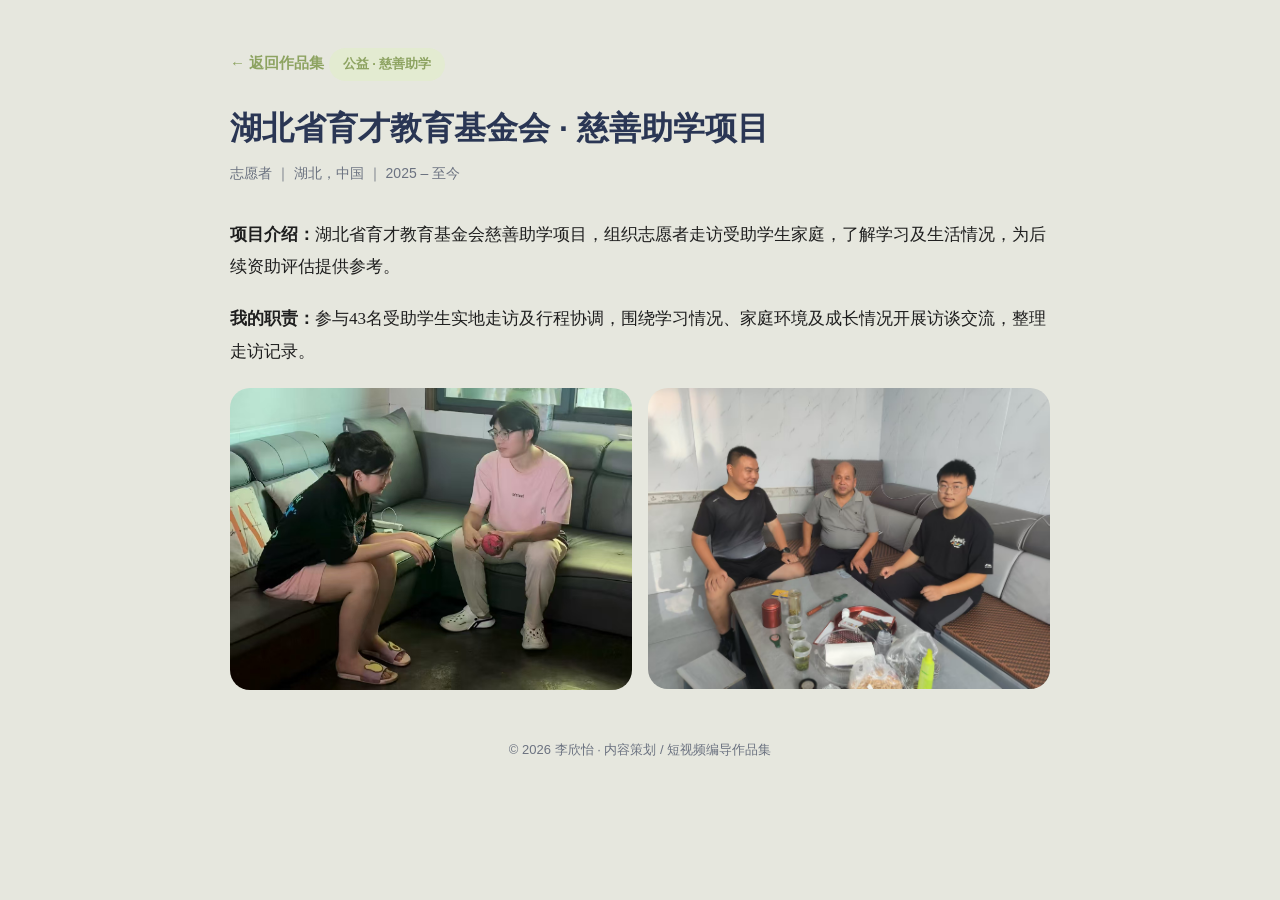
<file: charity-detail.html>
<!DOCTYPE html>
<html lang="zh-CN">
<head>
  <meta charset="UTF-8" />
  <meta name="viewport" content="width=device-width, initial-scale=1.0" />
  <title>慈善助学项目 · 湖北省育才教育基金会</title>
  <style>
    :root {
      --sage: #A9BF7D;
      --sage-dark: #8DA361;
      --sage-soft: #E3EBD1;
      --ink: #2A3654;
      --bg: #E6E7DE;
      --surface: #FFFFFF;
      --muted: #6B7280;
      --radius: 20px;
      --maxw: 820px;
    }
    * { box-sizing: border-box; margin: 0; padding: 0; }
    body {
      font-family: 'Noto Sans SC', -apple-system, BlinkMacSystemFont, 'PingFang SC', 'Microsoft YaHei', sans-serif;
      background: var(--bg); color: var(--ink); line-height: 1.9; padding: 48px 20px 80px;
    }
    .wrap { max-width: var(--maxw); margin: 0 auto; }
    .back {
      display: inline-flex; align-items: center; gap: 6px; color: var(--sage-dark);
      text-decoration: none; font-weight: 600; margin-bottom: 28px; font-size: 15px;
    }
    .back:hover { color: var(--ink); }
    .tag {
      display: inline-block; background: var(--sage-soft); color: var(--sage-dark);
      padding: 4px 14px; border-radius: 999px; font-size: 13px; font-weight: 700; margin-bottom: 16px;
    }
    h1 { font-family: 'Outfit', 'Montserrat', 'Noto Sans SC', sans-serif; font-size: 32px; line-height: 1.4; margin-bottom: 10px; }
    .meta { color: var(--muted); font-size: 14px; margin-bottom: 32px; }
    .cover {
      width: 100%; aspect-ratio: 16 / 9; border-radius: var(--radius); overflow: hidden;
      background: linear-gradient(135deg, var(--sage), var(--sage-dark)); margin-bottom: 36px;
      display: flex; align-items: center; justify-content: center; color: #fff; font-size: 15px;
    }
    .cover img { width: 100%; height: 100%; object-fit: cover; }
    p { font-size: 17px; color: #3a4050; margin-bottom: 20px; }
    h2 { font-size: 20px; margin: 36px 0 14px; color: var(--ink); }
    ul { padding-left: 22px; margin-bottom: 20px; }
    li { font-size: 16px; color: #3a4050; margin-bottom: 8px; }
    .charity-text { font-size: 17px; color: #3a4050; margin-bottom: 20px; line-height: 1.9; }
    .charity-gallery { display: grid; grid-template-columns: repeat(auto-fit, minmax(260px, 1fr)); gap: 16px; margin-bottom: 20px; }
    .charity-img { width: 100%; border-radius: var(--radius); object-fit: cover; display: block; }
    .charity-doc { display: inline-flex; align-items: center; gap: 6px; padding: 10px 16px; background: var(--sage-soft); color: var(--sage-dark); border-radius: 999px; text-decoration: none; font-weight: 600; margin-bottom: 20px; }
    .charity-hint { color: var(--muted); font-size: 15px; margin-top: 12px; }
    .footer { margin-top: 48px; text-align: center; color: var(--muted); font-size: 13px; }
  </style>
</head>
<body>
  <div class="wrap">
    <a class="back" href="index.html#experience">← 返回作品集</a>
    <span class="tag">公益 · 慈善助学</span>
    <h1>湖北省育才教育基金会 · 慈善助学项目</h1>
    <div class="meta">志愿者 ｜ 湖北，中国 ｜ 2025 – 至今</div>

    <div id="charity-content"><p style="color:var(--muted)">加载中…</p></div>

    <script>
      (function () {
        const box = document.getElementById("charity-content");
        function render(blocks) {
          if (!Array.isArray(blocks) || !blocks.length) {
            box.innerHTML = "<p class=\"charity-text\">暂无内容。</p>";
            return;
          }
          box.innerHTML = "";
          let gallery = null;
          blocks.forEach(function (b) {
            if (b.type === "text" || b.type === "heading") {
              if (gallery) { box.appendChild(gallery); gallery = null; }
              const el = document.createElement(b.type === "heading" ? "h2" : "p");
              el.className = b.type === "heading" ? "" : "charity-text";
              el.innerHTML = (b.type === "text" ? (b.html || b.content || b.text || "") : (b.text || b.content || ""));
              box.appendChild(el);
            } else if (b.type === "image") {
              if (!gallery) {
                gallery = document.createElement("div");
                gallery.className = "charity-gallery";
              }
              const img = document.createElement("img");
              img.className = "charity-img";
              img.src = b.src || "";
              img.alt = b.alt || "项目图片";
              img.onerror = function () { this.style.display = "none"; };
              gallery.appendChild(img);
            } else if (b.type === "pdf") {
              if (gallery) { box.appendChild(gallery); gallery = null; }
              const a = document.createElement("a");
              a.className = "charity-doc";
              a.href = b.src || "#";
              a.target = "_blank";
              a.rel = "noopener";
              a.textContent = "📎 " + (b.label || "PDF 文档");
              box.appendChild(a);
            }
          });
          if (gallery) box.appendChild(gallery);
        }
        fetch("content.json?t=" + Date.now(), { cache: "no-store" })
          .then(function (r) { return r.json(); })
          .then(function (data) {
            const exp = (data.experience || []).find(function (e) { return e.id === "exp-yucai"; });
            render(exp && exp.blocks ? exp.blocks : []);
          })
          .catch(function (err) {
            box.innerHTML = '<p class="charity-text" style="color:var(--muted)">内容加载失败，请刷新重试。</p>';
          });
      })();
    </script>

    <div class="footer">© 2026 李欣怡 · 内容策划 / 短视频编导作品集</div>
  </div>
</body>
</html>
</file>
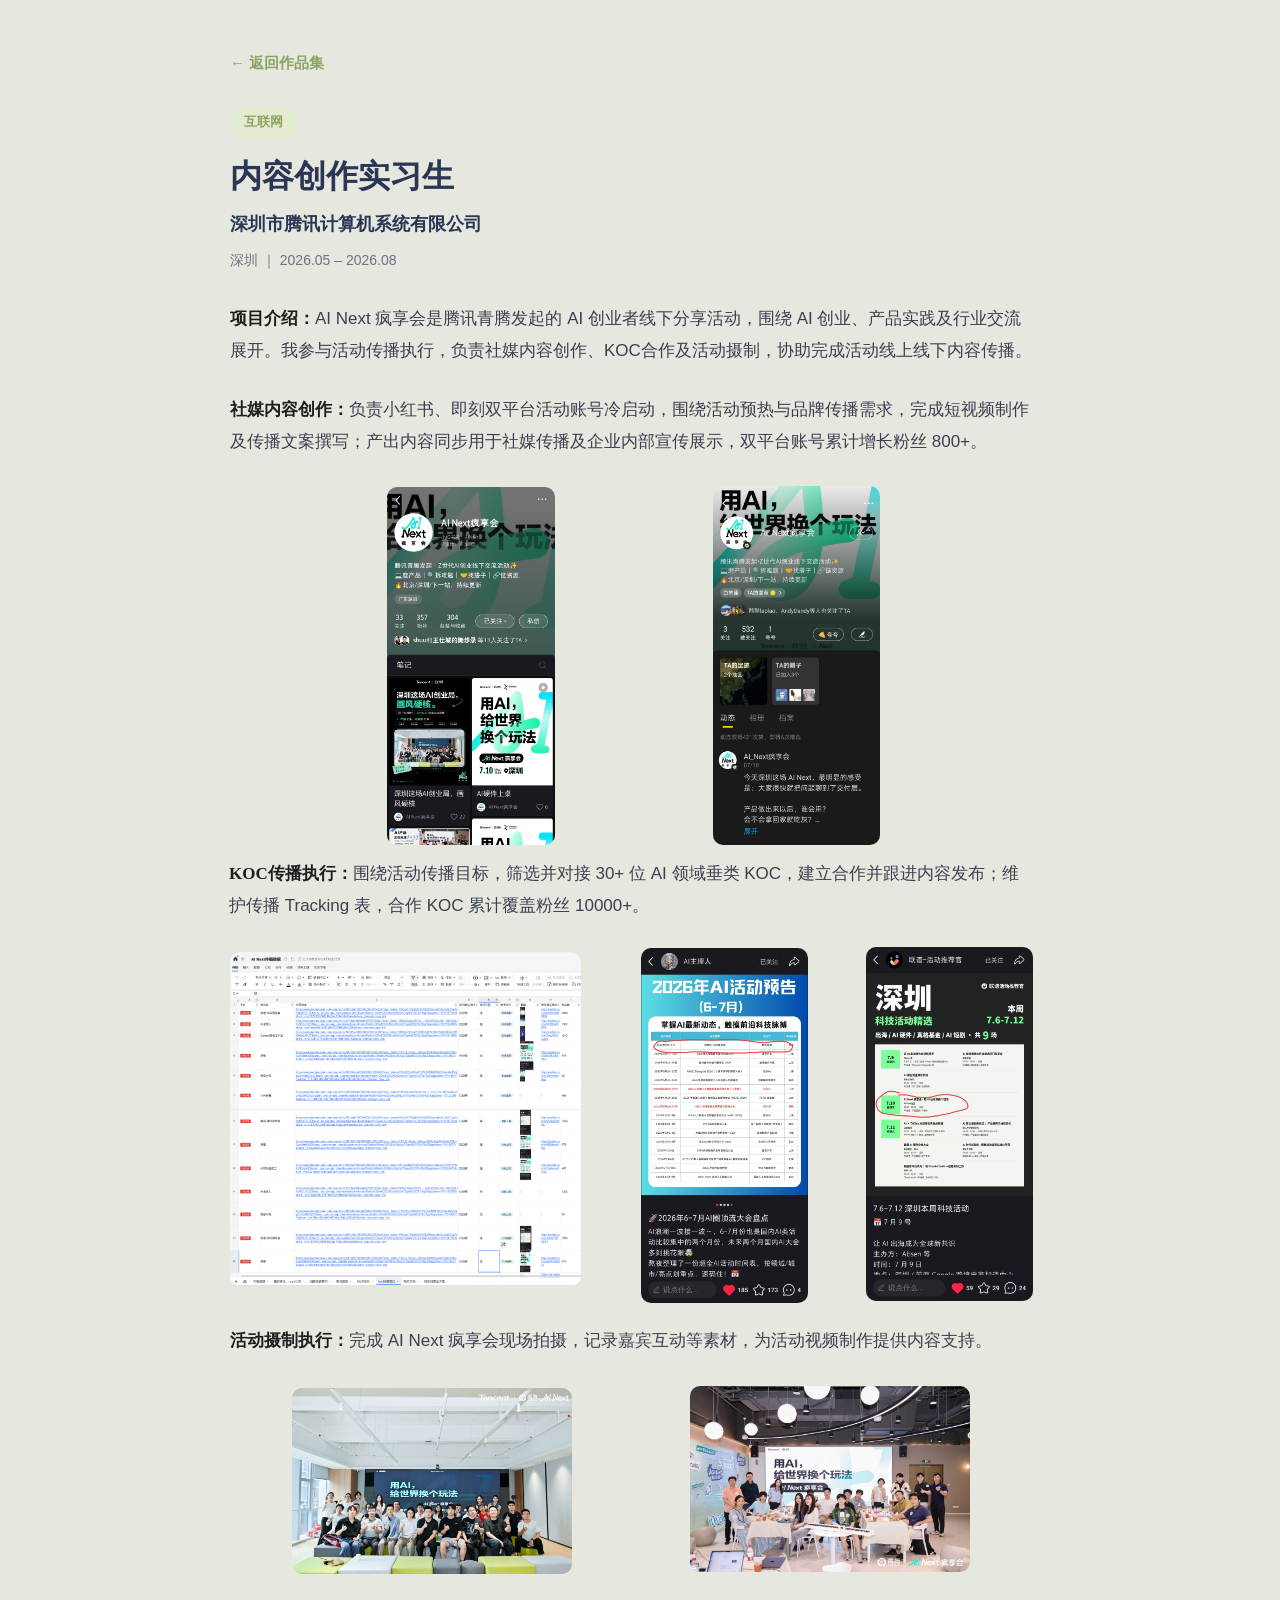
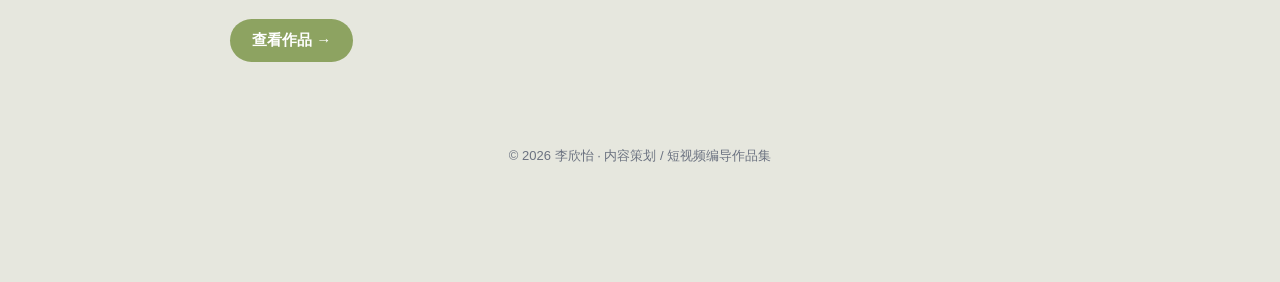
<file: experience-detail.html>
<!DOCTYPE html>
<html lang="zh-CN">
<head>
  <meta charset="UTF-8" />
  <meta name="viewport" content="width=device-width, initial-scale=1.0" />
  <title>经历详情 · 李欣怡作品集</title>
  <link rel="stylesheet" href="styles.css?v=70" />
  <style>
    :root {
      --sage: #A9BF7D; --sage-dark: #8DA361; --sage-soft: #E3EBD1;
      --ink: #2A3654; --bg: #E6E7DE; --surface: #FFFFFF; --muted: #6B7280;
      --radius: 20px; --maxw: 820px;
    }
    * { box-sizing: border-box; margin: 0; padding: 0; }
    body { font-family: 'Noto Sans SC', -apple-system, BlinkMacSystemFont, 'PingFang SC', 'Microsoft YaHei', sans-serif; background: var(--bg); color: var(--ink); line-height: 1.9; padding: 48px 20px 80px; }
    .wrap { max-width: var(--maxw); margin: 0 auto; }
    .back { display: inline-flex; align-items: center; gap: 6px; color: var(--sage-dark); text-decoration: none; font-weight: 600; margin-bottom: 28px; font-size: 15px; }
    .back:hover { color: var(--ink); }
    .tag { display: inline-block; background: var(--sage-soft); color: var(--sage-dark); padding: 4px 14px; border-radius: 999px; font-size: 13px; font-weight: 700; margin-bottom: 16px; }
    h1 { font-family: 'Outfit','Montserrat','Noto Sans SC',sans-serif; font-size: 32px; line-height: 1.4; }
    .company { font-size: 18px; font-weight: 600; margin-bottom: 6px; }
    .meta { color: var(--muted); font-size: 14px; margin-bottom: 32px; }
    .footer { margin-top: 48px; text-align: center; color: var(--muted); font-size: 13px; }
    .empty { text-align: center; color: var(--muted); padding: 60px 0; }
    .ed-head { margin-bottom: 8px; }
    .ed-canvas { position: relative; margin-top: 24px; min-height: 200px; }
    .ed-block { position: absolute; }
    .ed-canvas--edit { min-height: 420px; border: 2px dashed var(--sage); border-radius: 16px; padding: 8px; background: rgba(227,235,209,0.25); }
    .ed-canvas--edit .ed-block { background: #fff; border: 1px solid #D1D5C7; border-radius: 12px; padding: 8px; box-shadow: 0 2px 8px rgba(0,0,0,.06); }
    .ed-block--text .ed-text { outline: none; font-size: 17px; color: #3a4050; line-height: 1.9; }
    .ed-block--image .ed-img, .ed-block--video { width: 100%; display: block; border-radius: 10px; }
    .ed-block--heading .ed-heading { font-size: 21px; margin: 0; color: var(--ink); outline: none; }
    .ed-links { display: flex; flex-wrap: wrap; gap: 10px; }
    .ed-links a { display: inline-flex; align-items: center; gap: 6px; padding: 8px 16px; background: var(--sage-soft); color: var(--sage-dark); border-radius: 999px; text-decoration: none; font-weight: 600; font-size: 14px; }
    .ed-bar { display: flex; align-items: center; gap: 6px; margin-bottom: 4px; cursor: grab; }
    .ed-grip { font-size: 12px; color: var(--muted); user-select: none; }
    .ed-del { margin-left: auto; border: none; background: #e57373; color: #fff; border-radius: 6px; width: 22px; height: 22px; cursor: pointer; line-height: 1; }
    .ed-resize { position: absolute; right: 2px; bottom: 2px; width: 16px; height: 16px; background: var(--sage-dark); border-radius: 3px; cursor: nwse-resize; }
    .ed-toolbar { display: flex; flex-wrap: wrap; gap: 8px; margin: 16px 0; }
    .ed-toolbar button { padding: 8px 14px; border: none; border-radius: 999px; background: var(--ink); color: #fff; font-weight: 600; cursor: pointer; font-size: 14px; }
    .ed-toolbar .ed-save { background: var(--sage-dark); }
    .ed-head .tag { margin-bottom: 16px; }
    .ed-head h1 { margin-bottom: 8px; }
    .ed-hint { background: #FFF7E6; border: 1px solid #FFE08A; color: #8a6d00; padding: 10px 14px; border-radius: 10px; margin: 16px 0; font-size: 14px; }
    .exp-view-work-wrap { display: flex; justify-content: flex-start; margin-top: 24px; }
    .exp-view-work { display: inline-flex; align-items: center; gap: 6px; padding: 12px 22px; background: var(--sage-dark, #8DA361); color: #fff; border: none; border-radius: 999px; font-weight: 700; font-size: 15px; cursor: pointer; transition: transform .15s ease, box-shadow .15s ease; }
    .exp-view-work:hover { transform: translateY(-1px); box-shadow: 0 6px 16px rgba(141,163,97,.4); }
  </style>
</head>
<body>
  <script>
    (function () {
      var CURRENT = 70;
      fetch("version.json?t=" + Date.now(), { cache: "no-store" })
        .then(function (r) { return r.json(); })
        .then(function (d) { if (d && d.version && d.version !== CURRENT) location.reload(true); })
        .catch(function () {});
    })();
  </script>
  <div class="wrap">
    <a class="back" href="index.html#experience">← 返回作品集</a>
    <div id="content"><div class="empty">加载中…</div></div>
    <div class="footer">© 2026 李欣怡 · 内容策划 / 短视频编导作品集</div>
  </div>

  <script>
    (function () {
      const params = new URLSearchParams(location.search);
      const id = params.get("id");
      const editMode = params.get("edit") === "1";
      const box = document.getElementById("content");

      fetch("content.json?t=" + Date.now(), { cache: "no-store" })
        .then((r) => r.json())
        .then((data) => {
          window.__works = Array.isArray(data.works) ? data.works : [];
          const list = Array.isArray(data.experience) ? data.experience : [];
          // 合并本地草稿里的 blocks：按内容丰富度合并，避免旧草稿覆盖线上最新内容。
          // 仅当草稿比线上内容更多，或草稿中包含未上传的本地 dataURL 时，才采用草稿。
          try {
            const raw = localStorage.getItem("portfolio_draft_v1");
            if (raw) {
              const draft = JSON.parse(raw);
              const dExp = Array.isArray(draft.experiences) ? draft.experiences.find((e) => e.id === id) : null;
              const target = list.find((e) => e.id === id);
              if (dExp && target && Array.isArray(dExp.blocks) && dExp.blocks.length) {
                const onlineBlocks = Array.isArray(target.blocks) ? target.blocks : [];
                const hasNewUpload = dExp.blocks.some((b) => b.src && String(b.src).startsWith("data:"));
                if (dExp.blocks.length > onlineBlocks.length || hasNewUpload) {
                  target.blocks = dExp.blocks;
                }
              }
            }
          } catch (_) {}
          const exp = list.find((e) => e.id === id) || (list[0] || null);
          if (!exp) { box.innerHTML = '<div class="empty">未找到对应经历。</div>'; return; }
          if (editMode) {
            const hint = document.createElement("div");
            hint.className = "ed-hint";
            hint.innerHTML = "🛠 <b>编辑模式</b>：拖动块的「✥ 拖动」条移动位置，拖右下角改大小；工具栏可插入文字/图片/视频框；改完点工具栏的「保存」。保存需输入 GitHub Token（仅本次使用）。";
            box.appendChild(hint);
          }
          PortfolioEditor.render(box, exp, {
            editable: editMode,
            source: "exp",
            postSave: (savedBlocks) => {
              // 保存成功后立即把最新 blocks 同步回本地草稿，避免之后从首页恢复草稿时拿旧快照覆盖 GitHub
              try {
                const raw = localStorage.getItem("portfolio_draft_v1");
                const draft = raw ? JSON.parse(raw) : {};
                draft.experiences = Array.isArray(draft.experiences) ? draft.experiences : [];
                const idx = draft.experiences.findIndex((e) => e.id === id);
                const savedExp = Object.assign({}, exp, { blocks: savedBlocks });
                if (idx >= 0) draft.experiences[idx] = savedExp;
                else draft.experiences.push(savedExp);
                draft.savedAt = Date.now();
                localStorage.setItem("portfolio_draft_v1", JSON.stringify(draft));
              } catch (_) {}
            }
          });

          // 底部「查看作品」：在当前页直接打开作品弹窗
          try {
            if (exp.projectLink && Array.isArray(data.works)) {
              const w = data.works.find((x) => x.id === exp.projectLink);
              if (w) {
                const wrap = document.createElement("div");
                wrap.className = "exp-view-work-wrap";
                const btn = document.createElement("button");
                btn.className = "exp-view-work";
                btn.textContent = "查看作品 →";
                btn.addEventListener("click", () => {
                  if (typeof window.openWorkModal === "function") window.openWorkModal(w);
                });
                wrap.appendChild(btn);
                box.appendChild(wrap);
              }
            }
          } catch (_) {}
        })
        .catch((err) => {
          box.innerHTML = '<div class="empty">内容加载失败：' + (err && err.message ? err.message : "") + '</div>';
        });
    })();
  </script>
  <!-- 作品详情模态框（从经历详情页“查看作品”直接弹出） -->
  <div class="modal" id="modal" aria-hidden="true">
    <div class="modal__backdrop" data-close></div>
    <div class="modal__panel" role="dialog" aria-modal="true">
      <button class="modal__close" data-close aria-label="关闭">×</button>
      <div class="modal__media" id="modal-media"></div>
      <div class="modal__body">
        <span class="modal__cat" id="modal-cat"></span>
        <h3 class="modal__title" id="modal-title"></h3>
        <p class="modal__meta" id="modal-meta"></p>
        <p class="modal__role" id="modal-role"></p>
        <div class="modal__metrics" id="modal-metrics"></div>
        <p class="modal__desc" id="modal-desc"></p>
        <div class="modal__doc" id="modal-content"></div>
        <div class="modal__links" id="modal-links"></div>
      </div>
    </div>
  </div>

  <script src="editor.js?v=70"></script>
  <script src="experience-modal.js?v=70"></script>
</body>
</html>
</file>
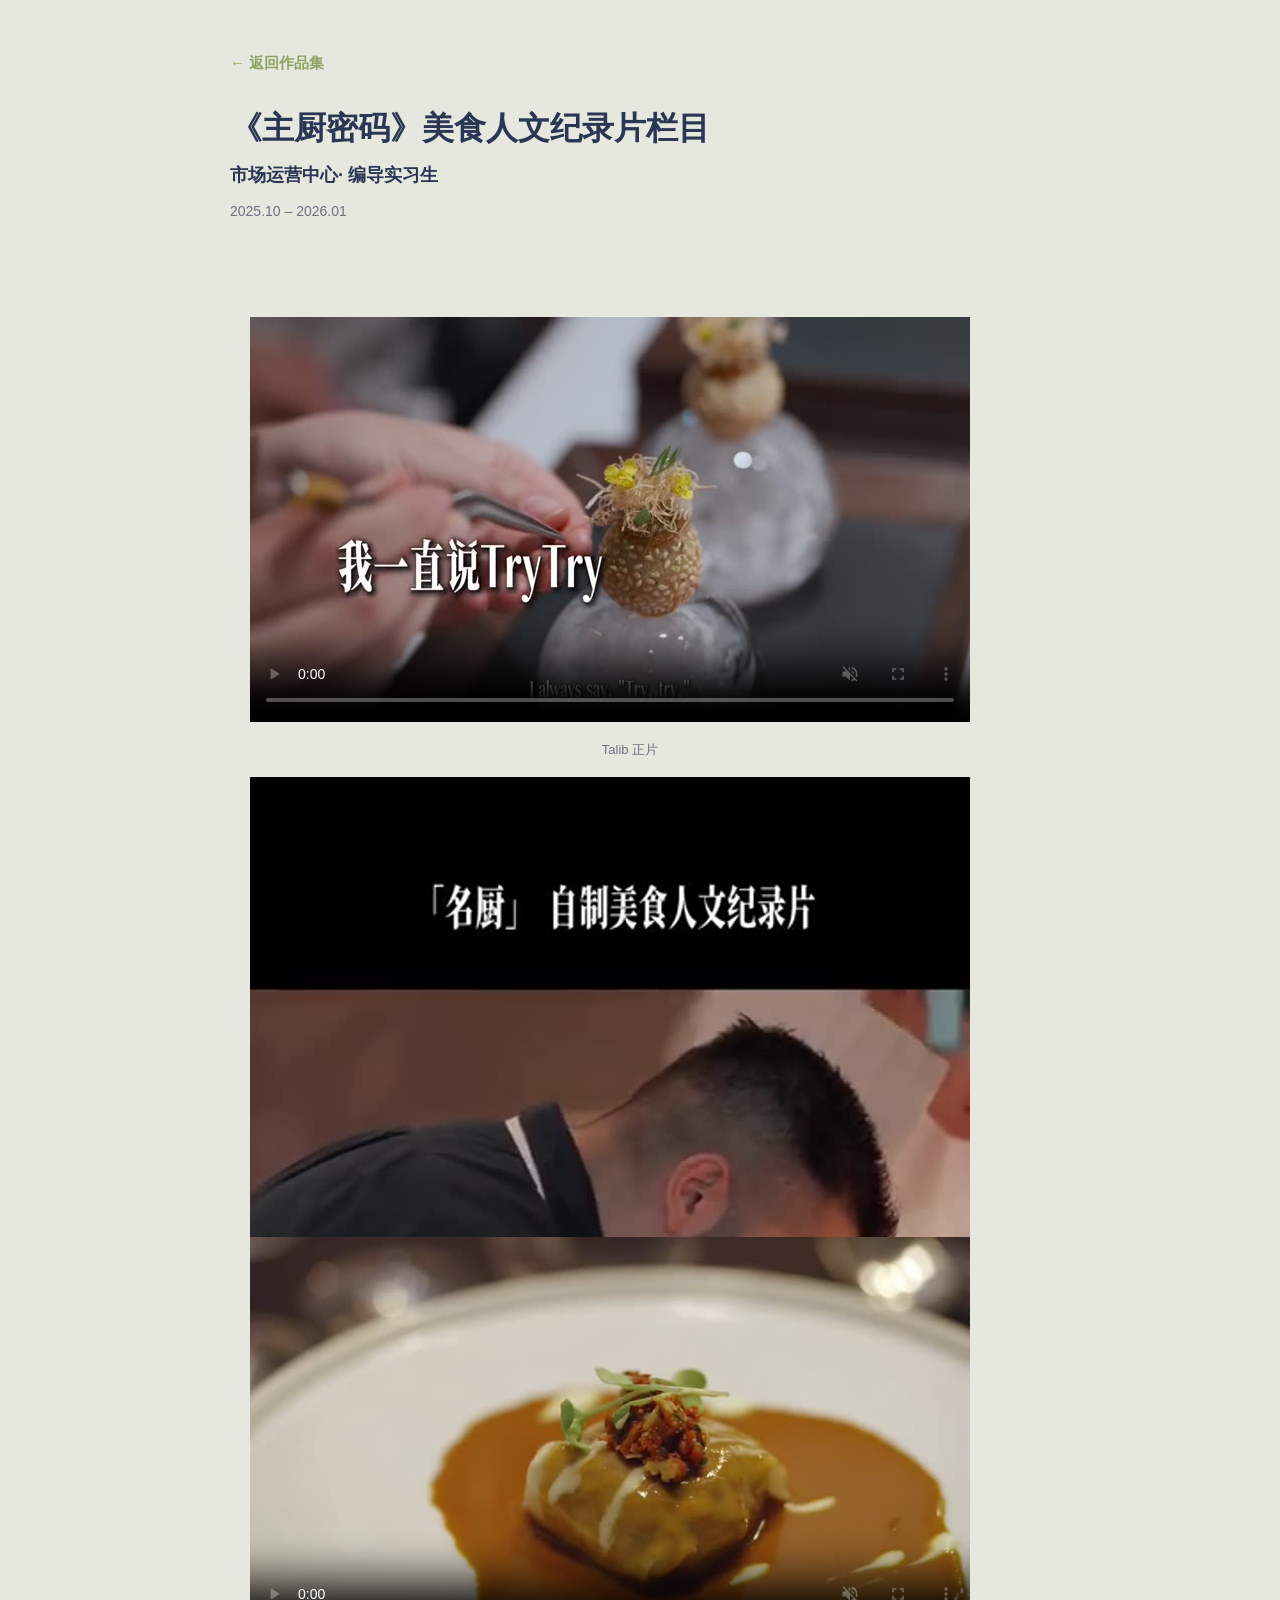
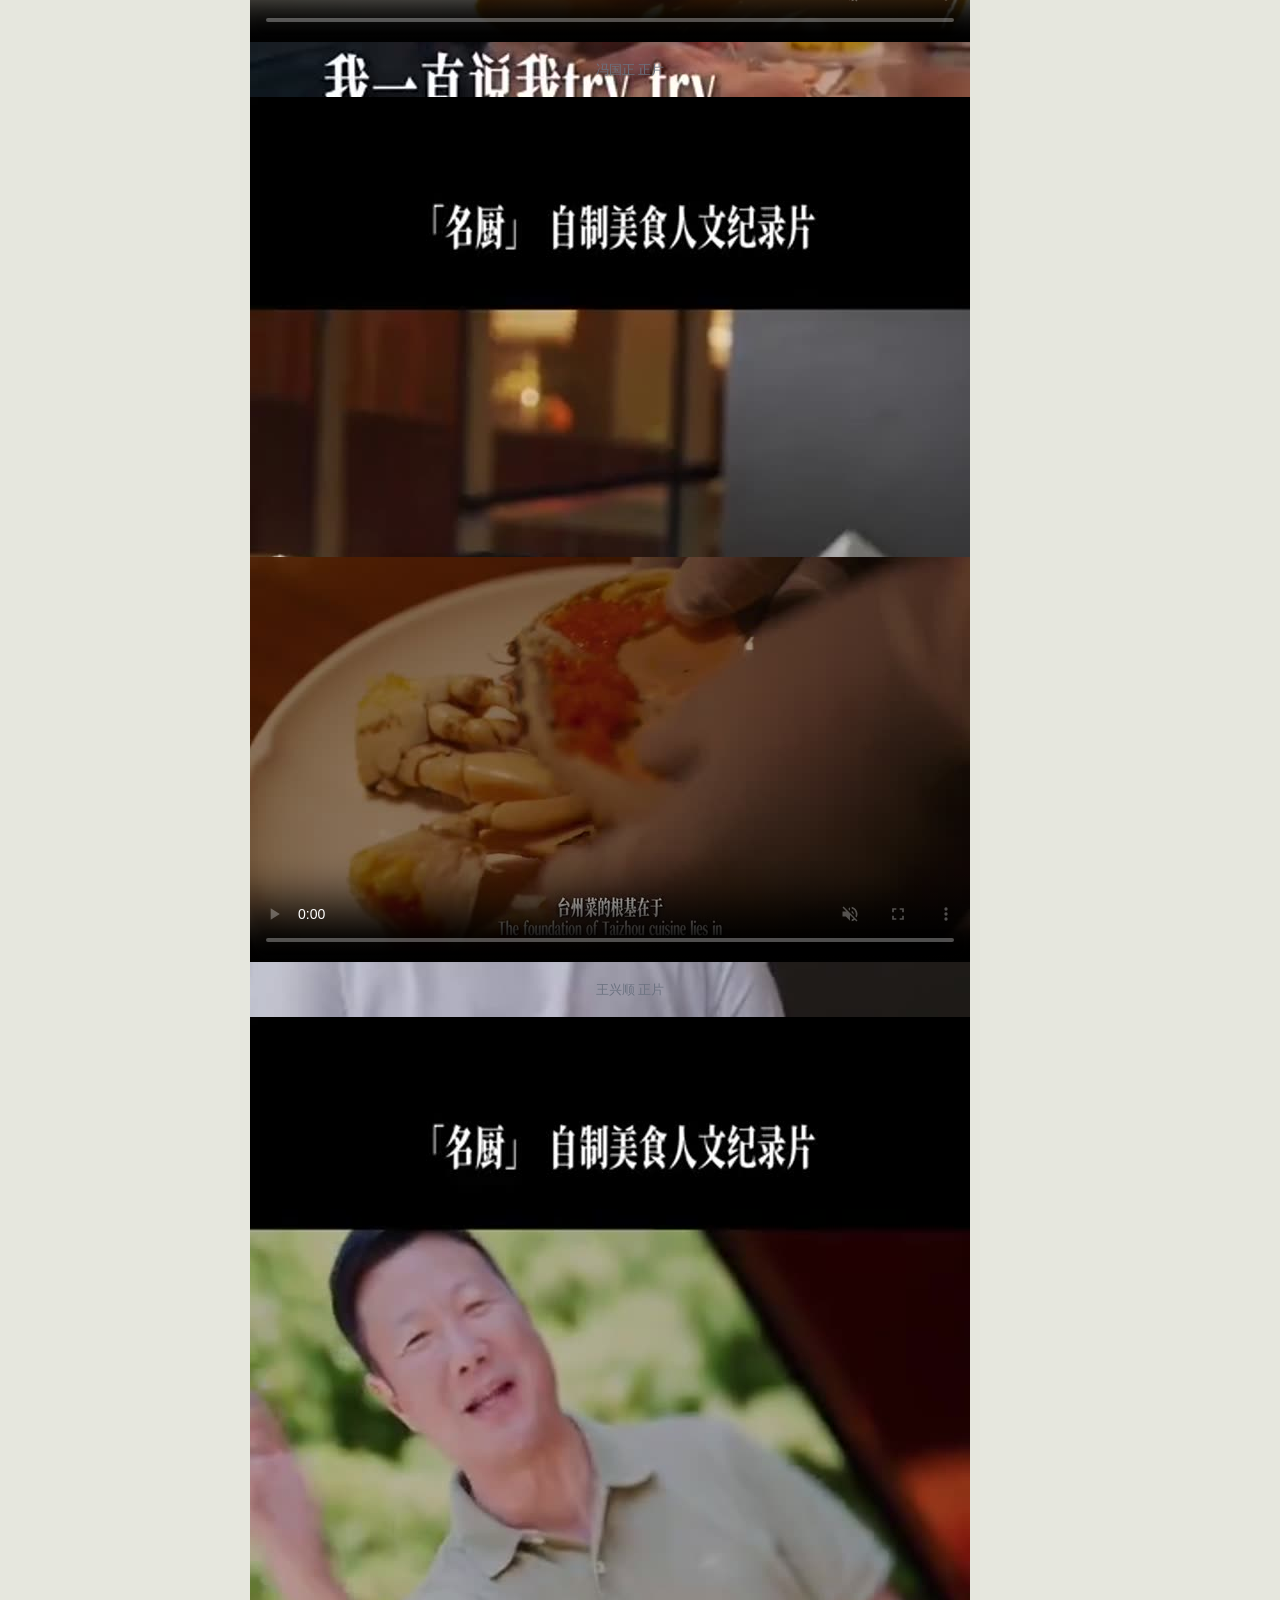
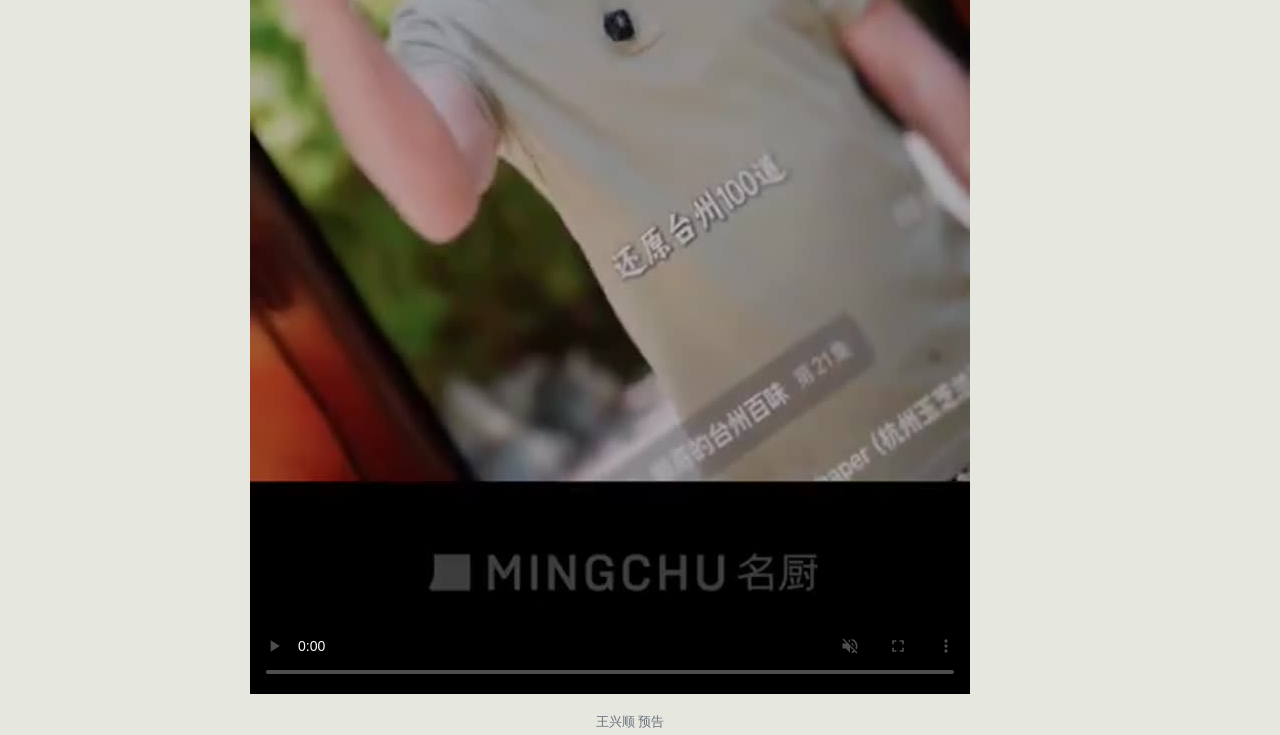
<file: photo-detail.html>
<!DOCTYPE html>
<html lang="zh-CN">
<head>
  <meta charset="UTF-8" />
  <meta name="viewport" content="width=device-width, initial-scale=1.0" />
  <title>摄影作品编辑 · 李欣怡作品集</title>
  <link rel="stylesheet" href="styles.css?v=70" />
  <style>
    :root {
      --sage: #A9BF7D; --sage-dark: #8DA361; --sage-soft: #E3EBD1;
      --ink: #2A3654; --bg: #E6E7DE; --surface: #FFFFFF; --muted: #6B7280;
      --radius: 20px; --maxw: 820px;
    }
    * { box-sizing: border-box; margin: 0; padding: 0; }
    body { font-family: 'Noto Sans SC', -apple-system, BlinkMacSystemFont, 'PingFang SC', 'Microsoft YaHei', sans-serif; background: var(--bg); color: var(--ink); line-height: 1.9; padding: 48px 20px 80px; }
    .wrap { max-width: var(--maxw); margin: 0 auto; }
    .back { display: inline-flex; align-items: center; gap: 6px; color: var(--sage-dark); text-decoration: none; font-weight: 600; margin-bottom: 28px; font-size: 15px; }
    .back:hover { color: var(--ink); }
    .tag { display: inline-block; background: var(--sage-soft); color: var(--sage-dark); padding: 4px 14px; border-radius: 999px; font-size: 13px; font-weight: 700; margin-bottom: 16px; }
    h1 { font-family: 'Outfit','Montserrat','Noto Sans SC',sans-serif; font-size: 32px; line-height: 1.4; }
    .company { font-size: 18px; font-weight: 600; margin-bottom: 6px; }
    .meta { color: var(--muted); font-size: 14px; margin-bottom: 32px; }
    .footer { margin-top: 48px; text-align: center; color: var(--muted); font-size: 13px; }
    .empty { text-align: center; color: var(--muted); padding: 60px 0; }
    .ed-head { margin-bottom: 8px; }
    .ed-canvas { position: relative; margin-top: 24px; min-height: 200px; }
    .ed-block { position: absolute; }
    .ed-canvas--edit { min-height: 420px; border: 2px dashed var(--sage); border-radius: 16px; padding: 8px; background: rgba(227,235,209,0.25); }
    .ed-canvas--edit .ed-block { background: #fff; border: 1px solid #D1D5C7; border-radius: 12px; padding: 8px; box-shadow: 0 2px 8px rgba(0,0,0,.06); }
    .ed-block--text .ed-text { outline: none; font-size: 17px; color: #3a4050; line-height: 1.9; }
    .ed-block--image .ed-img, .ed-block--video { width: 100%; display: block; border-radius: 10px; }
    .ed-block--heading .ed-heading { font-size: 21px; margin: 0; color: var(--ink); outline: none; }
    .ed-links { display: flex; flex-wrap: wrap; gap: 10px; }
    .ed-links a { display: inline-flex; align-items: center; gap: 6px; padding: 8px 16px; background: var(--sage-soft); color: var(--sage-dark); border-radius: 999px; text-decoration: none; font-weight: 600; font-size: 14px; }
    .ed-bar { display: flex; align-items: center; gap: 6px; margin-bottom: 4px; cursor: grab; }
    .ed-grip { font-size: 12px; color: var(--muted); user-select: none; }
    .ed-del { margin-left: auto; border: none; background: #e57373; color: #fff; border-radius: 6px; width: 22px; height: 22px; cursor: pointer; line-height: 1; }
    .ed-resize { position: absolute; right: 2px; bottom: 2px; width: 16px; height: 16px; background: var(--sage-dark); border-radius: 3px; cursor: nwse-resize; }
    .ed-toolbar { display: flex; flex-wrap: wrap; gap: 8px; margin: 16px 0; }
    .ed-toolbar button { padding: 8px 14px; border: none; border-radius: 999px; background: var(--ink); color: #fff; font-weight: 600; cursor: pointer; font-size: 14px; }
    .ed-toolbar .ed-save { background: var(--sage-dark); }
    .ed-head .tag { margin-bottom: 16px; }
    .ed-head h1 { margin-bottom: 8px; }
    .ed-hint { background: #FFF7E6; border: 1px solid #FFE08A; color: #8a6d00; padding: 10px 14px; border-radius: 10px; margin: 16px 0; font-size: 14px; }
    .ed-note { background: #E8F0FE; border: 1px solid #B9CDFB; color: #1a4fb4; padding: 10px 14px; border-radius: 10px; margin-top: 16px; font-size: 14px; }
  </style>
</head>
<body>
  <script>
    (function () {
      var CURRENT = 70;
      fetch("version.json?t=" + Date.now(), { cache: "no-store" })
        .then(function (r) { return r.json(); })
        .then(function (d) { if (d && d.version && d.version !== CURRENT) location.reload(true); })
        .catch(function () {});
    })();
  </script>
  <div class="wrap">
    <a class="back" href="index.html#portfolio">← 返回作品集</a>
    <div id="content"><div class="empty">加载中…</div></div>
    <div class="footer">© 2026 李欣怡 · 内容策划 / 短视频编导作品集</div>
  </div>

  <script>
    (function () {
      const params = new URLSearchParams(location.search);
      const id = params.get("id");
      const editMode = params.get("edit") === "1";
      const box = document.getElementById("content");

      fetch("content.json?t=" + Date.now(), { cache: "no-store" })
        .then((r) => r.json())
        .then((data) => {
          const list = Array.isArray(data.works) ? data.works : [];
          const work = list.find((e) => e.id === id) || (list[0] || null);
          if (!work) { box.innerHTML = '<div class="empty">未找到对应作品。</div>'; return; }

          // 初始化 blocks：若当前 blocks 为空但 media 有图片，把现有图片转成图片块，
          // 让已有的摄影作品内容在编辑界面可见、可拖拽、可增删。封面（work.cover）不动。
          if ((!Array.isArray(work.blocks) || !work.blocks.length) && Array.isArray(work.media) && work.media.length) {
            work.blocks = work.media.map((m, i) => ({
              type: "image",
              src: m.url || "",
              caption: m.caption || "",
              x: 20,
              y: 20 + i * 340,
              w: 480,
              h: 340
            }));
          }

          // 头部用 title 顶替 role（PortfolioEditor 头部取 role/company），封面信息不参与编辑
          const recForEdit = Object.assign({}, work, { role: work.title || work.category });
          PortfolioEditor.render(box, recForEdit, {
            editable: editMode,
            source: "work",
            skipHead: false,
            postSave: (savedBlocks) => {
              try {
                const raw = localStorage.getItem("portfolio_draft_v1");
                const draft = raw ? JSON.parse(raw) : {};
                draft.works = Array.isArray(draft.works) ? draft.works : [];
                const idx = draft.works.findIndex((e) => e.id === id);
                const savedWork = Object.assign({}, work, { blocks: savedBlocks });
                if (idx >= 0) draft.works[idx] = savedWork;
                else draft.works.push(savedWork);
                draft.savedAt = Date.now();
                localStorage.setItem("portfolio_draft_v1", JSON.stringify(draft));
              } catch (_) {}
            }
          });

          if (editMode) {
            const note = document.createElement("p");
            note.className = "ed-note";
            note.innerHTML = "ℹ️ 本页只调整作品<b>内容排版</b>（文字 / 图片 / 视频），<b>作品封面保持不变</b>。改完点工具栏「💾 保存」，按提示输入一次 GitHub Token 即可上线。";
            box.appendChild(note);
          }
        })
        .catch((err) => {
          box.innerHTML = '<div class="empty">内容加载失败：' + (err && err.message ? err.message : "") + '</div>';
        });
    })();
  </script>

  <script src="editor.js?v=70"></script>
  <script src="experience-modal.js?v=70"></script>
</body>
</html>
</file>
<file: styles.css>
/* ============================================================
   李欣怡 · 作品集
   配色：浅灰绿底 #E6E7DE + 鼠尾草绿 #A9BF7D + 深藏蓝 #2A3654
   版式参考：Canva 作品集 - 居中 Hero、绿底 Skills、藏蓝时间轴
   ============================================================ */
:root {
  --bg: #E6E7DE;
  --bg-dark: #2A3654;
  --surface: #FFFFFF;
  --sage: #A9BF7D;
  --sage-dark: #8DA361;
  --sage-soft: #E3EBD1;
  --ink: #2A3654;
  --muted: #6B7280;
  --line: #D1D5C7;
  --radius: 20px;
  --radius-sm: 12px;
  --shadow: 0 8px 24px rgba(42, 54, 84, .10);
  --shadow-hover: 0 14px 38px rgba(42, 54, 84, .16);
  --maxw: 1160px;
  --font-scale: 1;
  --section-pad: 100px;
  --sans: "Noto Sans SC", -apple-system, BlinkMacSystemFont, "PingFang SC", "Microsoft YaHei", sans-serif;
  --display: "Outfit", "Montserrat", "Noto Sans SC", sans-serif;
  --script: "Dancing Script", cursive;
}

* { box-sizing: border-box; }
html { scroll-behavior: smooth; }
body {
  margin: 0;
  font-family: var(--sans);
  color: var(--ink);
  background: var(--bg);
  line-height: 1.75;
  font-size: 1rem;
  -webkit-font-smoothing: antialiased;
}
a { color: inherit; text-decoration: none; }
img { max-width: 100%; display: block; }
h1, h2, h3, h4 { margin: 0; font-weight: 700; line-height: 1.25; }
p { margin: 0; }

/* 通用按钮 */
.btn {
  display: inline-flex; align-items: center; justify-content: center; gap: .4em;
  padding: 12px 26px; border-radius: 999px; font-size: 15px; font-weight: 600;
  border: 1px solid transparent; cursor: pointer; transition: all .22s ease; font-family: inherit;
}
.btn--small { padding: 9px 18px; font-size: 14px; }
.btn--primary { background: var(--sage); color: #fff; box-shadow: 0 6px 18px rgba(169, 191, 125, .35); }
.btn--primary:hover { background: var(--sage-dark); transform: translateY(-2px); }
.btn--dark { background: var(--ink); color: #fff; box-shadow: 0 6px 18px rgba(42, 54, 84, .25); }
.btn--dark:hover { background: #1c2438; transform: translateY(-2px); }
.btn--ghost { background: transparent; color: var(--ink); border-color: var(--line); }
.btn--ghost:hover { border-color: var(--sage); color: var(--sage-dark); }

.tag {
  display: inline-flex; align-items: center; padding: 5px 12px; border-radius: 999px;
  background: var(--sage-soft); color: var(--sage-dark); font-size: 13px; font-weight: 600;
}

/* 导航 */
.nav {
  position: sticky; top: 0; z-index: 50;
  background: rgba(230, 231, 222, .88); backdrop-filter: blur(12px);
  border-bottom: 1px solid rgba(209, 213, 199, .5);
}
.nav__inner {
  max-width: var(--maxw); margin: 0 auto; padding: 14px 24px;
  display: flex; align-items: center; gap: 20px;
}
.nav__logo { font-family: var(--display); font-size: 22px; font-weight: 700; letter-spacing: .04em; color: var(--ink); }
.nav__links { display: flex; gap: 28px; list-style: none; margin: 0; padding: 0; margin-left: auto; }
.nav__links a { color: var(--muted); font-weight: 500; transition: color .2s; font-size: 15px; }
.nav__links a:hover { color: var(--sage-dark); }
.nav .btn { margin-left: 8px; }

/* 通用区块 */
.section { padding: var(--section-pad) 24px; position: relative; }
.section--narrow { max-width: var(--maxw); margin: 0 auto; }
.cta { position: relative; }
.section__handle {
  position: absolute; top: 14px; left: 14px; z-index: 40;
  width: 30px; height: 30px; border-radius: 8px;
  background: var(--ink); color: #fff; display: flex; align-items: center; justify-content: center;
  cursor: grab; font-size: 15px; letter-spacing: 1px; opacity: .9; user-select: none;
  box-shadow: 0 4px 12px rgba(42, 54, 84, .25);
}
.section__handle:active { cursor: grabbing; }
.section.is-dragging { opacity: .55; outline: 2px dashed var(--sage); }
.section__head { text-align: center; margin-bottom: 52px; }
.section__title { font-family: var(--display); font-size: clamp(34px, 5vw, 48px); color: var(--sage); }

/* 首屏 Hero */
.hero {
  position: relative; min-height: 100vh;
  display: flex; flex-direction: column; align-items: center; justify-content: center;
  padding: 120px 24px 90px; overflow: hidden; text-align: center;
}
.hero__inner { max-width: 800px; margin: 0 auto; width: 100%; }
.hero__hello { font-size: clamp(24px, 3vw, 36px); font-weight: 500; color: var(--ink); }
.hero__name {
  font-family: var(--display); font-size: clamp(48px, 8vw, 96px); font-weight: 700;
  color: var(--sage); line-height: 1.1; margin: 8px 0 14px;
}
.hero__role { font-size: clamp(18px, 2.2vw, 24px); color: var(--muted); font-weight: 500; }
.hero__tags { display: flex; flex-wrap: wrap; justify-content: center; gap: 10px; margin-top: 26px; }
.hero__cta { display: flex; gap: 14px; margin-top: 36px; justify-content: center; flex-wrap: wrap; }
.hero__scroll {
  position: absolute; bottom: 30px; left: 50%; transform: translateX(-50%);
  font-size: 24px; color: var(--muted); animation: bob 2s infinite; z-index: 1;
}
@keyframes bob { 0%, 100% { transform: translate(-50%, 0); } 50% { transform: translate(-50%, 8px); } }

/* 关于我 */
.about__grid { max-width: var(--maxw); margin: 0 auto; display: grid; grid-template-columns: 1.2fr 1fr; gap: 64px; align-items: center; }
.about__intro { position: relative; }
.about__summary { font-size: 17px; color: #3a4050; line-height: 1.9; }
.about__summary strong { color: var(--ink); font-weight: 700; }
/* 图片占位槽：Canva frame 风格——可见边框 + 浅色填充，图片上传后 cover 裁剪成框形 */
.img-slot {
  position: relative; overflow: hidden; border-radius: var(--radius);
  background: #F4F6EF; border: 3px solid var(--sage);
  box-shadow: 0 8px 22px rgba(42, 54, 84, .12);
  display: flex; align-items: center; justify-content: center; min-height: 180px;
  transition: border-color .2s, box-shadow .2s;
}
.img-slot img { position: absolute; inset: 0; width: 100%; height: 100%; object-fit: cover; z-index: 1; }
.img-slot.is-empty img { display: none; }
.img-slot__hint {
  position: relative; z-index: 0; text-align: center; color: var(--muted);
  font-size: 13px; line-height: 1.6; padding: 12px;
}
.img-slot__hint::before {
  content: "+"; display: block; font-size: 32px; line-height: 1; color: var(--sage);
  margin-bottom: 4px; font-weight: 300;
}
.img-slot__hint small { display: block; font-size: 11px; opacity: .7; margin-top: 4px; word-break: break-all; }

.about__visual { position: relative; display: grid; grid-template-columns: 1fr 1fr; gap: 22px; align-items: center; }
.about__img { aspect-ratio: 3 / 4; min-height: auto; }
.about__img--1 { transform: rotate(-4deg); }
.about__img--2 { transform: rotate(4deg); }

/* 技能 */
.skills { background: var(--sage); color: #fff; }
.skills .section__title { color: #fff; }
.skills .section__title .title-sec { color: rgba(255, 255, 255, .7); }
.skills .section__index { color: rgba(255, 255, 255, .85); }
.skills .section__index::before { background: #fff; }
.skills-grid {
  max-width: var(--maxw); margin: 0 auto;
  display: grid; grid-template-columns: repeat(3, 1fr); gap: 24px;
}
.skill-card {
  background: var(--surface); border-radius: var(--radius); padding: 28px;
  box-shadow: 0 6px 20px rgba(42, 54, 84, .12); color: var(--ink);
  display: flex; flex-direction: column; gap: 14px; transition: transform .2s, box-shadow .2s;
  min-height: 240px;
}
.skill-card:hover { transform: translateY(-5px); box-shadow: var(--shadow-hover); }
.skill-card__icon {
  width: 48px; height: 48px; border-radius: 50%; background: var(--sage-soft);
  display: flex; align-items: center; justify-content: center; color: var(--sage-dark); font-size: 20px;
}
.skill-card__title { font-size: 18px; font-weight: 700; }
.skill-card__desc { font-size: 14px; color: var(--muted); line-height: 1.75; flex: 1; }
.skill-card__tags { display: flex; flex-wrap: wrap; gap: 8px; margin-top: auto; }
.skill-card__tags .tag { background: #E6E9E0; color: var(--ink); font-size: 12.5px; padding: 5px 12px; }

/* 经验 - 藏蓝时间轴（参考图：左侧年份 + 右侧白卡片） */
.experience { background: var(--bg-dark); color: #fff; }
.experience .section__title { color: var(--sage); }
.experience .section__title .title-sec { color: #fff; }
.experience .section__index { color: rgba(255, 255, 255, .7); }
.experience .section__index::before { background: var(--sage); }
.experience__wrap { max-width: 900px; margin: 0 auto; position: relative; }
.experience__line {
  position: absolute; left: 108px; top: 8px; bottom: 8px; width: 2px;
  background: rgba(169, 191, 125, .45);
}
.experience__items { display: flex; flex-direction: column; gap: 32px; position: relative; z-index: 1; }
.experience__item {
  display: grid; grid-template-columns: 96px 1fr; gap: 28px; align-items: start;
}
.exp-year {
  font-family: var(--display); font-size: 15px; color: var(--sage); font-weight: 700;
  text-align: right; padding-top: 16px;
}
.exp-card {
  background: var(--surface); color: var(--ink); border-radius: var(--radius); padding: 22px 24px;
  box-shadow: var(--shadow); position: relative;
}
.exp-card::before {
  content: ""; position: absolute; left: -22px; top: 20px;
  width: 14px; height: 14px; border-radius: 50%;
  background: var(--bg-dark); border: 3px solid var(--sage);
}
.exp-card__tag {
  position: absolute; top: 16px; right: 16px; background: var(--sage-soft); color: var(--sage-dark);
  padding: 4px 12px; border-radius: 999px; font-size: 12px; font-weight: 700;
}
.exp-card__role { font-size: 18px; font-weight: 700; margin-bottom: 4px; color: var(--ink); padding-right: 56px; }
.exp-card__company { font-size: 15px; color: var(--sage-dark); font-weight: 600; margin-bottom: 10px; }
.exp-card__meta {
  display: flex; flex-wrap: wrap; gap: 14px; font-size: 13px; color: var(--muted); margin-bottom: 12px;
}
.exp-card__meta span { display: inline-flex; align-items: center; gap: 5px; }
.exp-card__meta .icon { font-size: 14px; }
.exp-card__desc { font-size: 14px; color: var(--muted); line-height: 1.7; margin-bottom: 12px; }
.exp-card__link {
  display: inline-flex; align-items: center; gap: 4px;
  padding: 0; background: transparent; border: none;
  font-size: 13px; color: var(--sage-dark); font-weight: 600; text-decoration: none;
  transition: all .2s; cursor: pointer;
}
.exp-card__link:hover { color: var(--sage); transform: translateX(3px); }
.exp-card__link.is-empty {
  font-size: 12px; color: var(--muted); font-weight: 400;
}
.exp-card__actions { display: flex; align-items: center; gap: 10px; margin-top: 10px; }
.exp-card__edit-detail {
  font-size: 12px; color: var(--sage-dark); background: var(--sage-soft);
  border: none; border-radius: 999px; padding: 5px 12px; cursor: pointer; font-family: inherit; font-weight: 600;
}
.exp-card__edit-detail:hover { background: var(--sage); color: #fff; }
@media (max-width: 720px) {
  .experience__line { left: 24px; }
  .experience__item { grid-template-columns: 1fr; gap: 8px; }
  .exp-year { text-align: left; padding-top: 0; padding-left: 42px; }
  .exp-card::before { left: -28px; top: 18px; }
}

/* 教育 */
.education__wrap { width: fit-content; margin: 0 auto; display: grid; grid-template-columns: 440px 520px; gap: 70px; align-items: center; transform: translateX(100px); }
.education__visual { display: flex; flex-direction: column; gap: 24px; width: 100%; align-items: center; }
.education__visual .img-slot { aspect-ratio: 4 / 3; min-height: auto; width: 340px; }
.education__list { display: flex; flex-direction: column; gap: 28px; justify-content: center; width: 100%; padding-left: 0; transform: translateX(100px); }
/* 自定义布局模式：由 JS 在编辑/保存后启用，元素绝对定位 */
.education__wrap--layout { display: block; position: relative; margin: 0 auto; }
.education__wrap--layout .education__visual { display: contents; }
.education__wrap--layout .edu__img,
.education__wrap--layout .education__list { position: absolute; margin: 0; }
.education__wrap--layout .edu__img { aspect-ratio: 4 / 3; }
/* 编辑模式下的拖拽/缩放提示 */
body.is-editing .edu__img,
body.is-editing #edu-text { cursor: move; outline: 2px dashed var(--sage); outline-offset: 4px; }
body.is-editing .edu__img { position: relative; }
body.is-editing .edu__img::after {
  content: ""; position: absolute; right: -4px; bottom: -4px; width: 16px; height: 16px;
  background: var(--sage); border-radius: 50%; cursor: nwse-resize; pointer-events: none;
}
body.is-editing .edu__img .img-slot__hint { pointer-events: none; }
.education__item { position: relative; padding-left: 24px; }
.education__item::before {
  content: "▶"; position: absolute; left: 0; top: 4px; color: var(--sage); font-size: 12px;
}
.education__item h3 { font-size: 18px; margin-bottom: 6px; color: var(--ink); }
.education__item .edu-meta { display: flex; gap: 16px; font-size: 14px; color: var(--muted); margin-bottom: 8px; }
.education__item ul { margin: 0; padding: 0; list-style: none; }
.education__item li { font-size: 14px; color: #4a5060; margin-bottom: 6px; position: relative; padding-left: 14px; }
.education__item li::before { content: "·"; position: absolute; left: 0; color: var(--sage); font-weight: 700; }

/* 作品集 */
.portfolio { background: var(--bg); }
.portfolio .section__title { color: var(--ink); }
.portfolio .section__title .title-sec { color: var(--sage); }
.portfolio__wrap { max-width: var(--maxw); margin: 0 auto; }
.filters { display: flex; flex-wrap: wrap; gap: 10px; margin-bottom: 40px; }
.filter {
  border: 1px solid var(--line); background: var(--surface); color: var(--muted);
  padding: 9px 18px; border-radius: 999px; cursor: pointer; font-size: 14px; font-weight: 600;
  font-family: inherit; transition: all .2s;
}
.filter:hover { border-color: var(--sage); color: var(--sage-dark); }
.filter.is-active { background: var(--sage); color: #fff; border-color: var(--sage); }
.grid { display: grid; grid-template-columns: repeat(3, 1fr); gap: 26px; }

/* 作品卡 */
.card {
  background: var(--surface); border-radius: var(--radius); overflow: hidden; cursor: pointer;
  box-shadow: var(--shadow); transition: transform .25s ease, box-shadow .25s ease;
  display: flex; flex-direction: column;
}
.card:hover { transform: translateY(-6px); box-shadow: var(--shadow-hover); }
.card__cover {
  position: relative; aspect-ratio: 16 / 10; overflow: hidden;
  background: linear-gradient(135deg, #d4a574, #c47e54);
}
.card__cover img { position: absolute; inset: 0; width: 100%; height: 100%; object-fit: cover; transition: transform .4s ease; }
.card:hover .card__cover img { transform: scale(1.05); }
.card__type {
  position: absolute; top: 12px; left: 12px; z-index: 2;
  background: rgba(255, 255, 255, .94); color: var(--ink); font-size: 12px; font-weight: 700;
  padding: 5px 12px; border-radius: 999px;
}
.card__play {
  position: absolute; inset: 0; z-index: 2; display: flex; align-items: center; justify-content: center; pointer-events: none;
}
.card__play span {
  width: 56px; height: 56px; border-radius: 50%; background: rgba(255, 255, 255, .95);
  display: flex; align-items: center; justify-content: center; font-size: 22px; color: var(--sage-dark);
  box-shadow: 0 6px 18px rgba(0, 0, 0, .22);
}
.card__body { padding: 20px 22px 24px; display: flex; flex-direction: column; gap: 8px; flex: 1; }
.card__cat { color: var(--sage-dark); font-size: 13px; font-weight: 600; }
.card__title { font-family: var(--display); font-size: 19px; color: var(--ink); }
.card__role { color: var(--muted); font-size: 13.5px; }
.card__role2 { font-size: 13px; color: #8a8079; }
.card__metrics { display: flex; flex-wrap: wrap; gap: 7px; margin-top: 4px; }
.card__metrics .tag { background: var(--bg); color: var(--muted); font-weight: 500; }
.card__editrow { display: flex; gap: 10px; margin-top: 12px; }
.card__vm, .card__wm, .card__layout {
  flex: 1; padding: 9px; border-radius: var(--radius-sm); border: 1px solid var(--line);
  background: var(--bg); cursor: pointer; font-size: 13px; font-weight: 600; font-family: inherit; color: var(--ink);
  transition: all .2s;
}
.card__vm:hover, .card__wm:hover, .card__layout:hover { border-color: var(--sage); color: var(--sage-dark); }

/* CTA 联系区 */
.cta { background: var(--sage); padding: 100px 24px; text-align: center; overflow: hidden; }
.cta__deco {
  font-family: var(--display); font-size: clamp(52px, 10vw, 130px); font-weight: 700; color: rgba(255, 255, 255, .32);
  letter-spacing: .06em; line-height: 1; position: relative; margin-bottom: 30px;
}
.cta__deco span {
  font-family: var(--script); font-size: clamp(36px, 5vw, 70px); font-weight: 700; color: var(--ink);
  position: absolute; left: 50%; top: 50%; transform: translate(-50%, -30%) rotate(-4deg); letter-spacing: 0;
}
.cta__card {
  max-width: 640px; margin: 0 auto; background: rgba(255, 255, 255, .92); border-radius: var(--radius);
  padding: 38px; box-shadow: 0 10px 34px rgba(42, 54, 84, .15); text-align: center;
}
.cta__text { color: #3a4050; font-size: 15px; line-height: 1.85; margin-bottom: 24px; }
.cta__actions { display: flex; justify-content: center; gap: 14px; margin-bottom: 28px; flex-wrap: wrap; }
.cta__contacts { display: grid; grid-template-columns: repeat(3, 1fr); gap: 16px; }
.cta__contact {
  background: var(--surface); border-radius: var(--radius-sm); padding: 20px; box-shadow: 0 4px 14px rgba(42, 54, 84, .08);
  display: flex; flex-direction: column; align-items: center; gap: 8px; transition: transform .2s;
}
.cta__contact:hover { transform: translateY(-4px); }
.cta__contact-icon { width: 36px; height: 36px; border-radius: 50%; background: var(--sage-soft); color: var(--sage-dark); display: flex; align-items: center; justify-content: center; font-size: 16px; }
.cta__contact-label { font-size: 13px; color: var(--muted); }
.cta__contact-value { font-size: 14px; font-weight: 600; color: var(--ink); }

/* 页脚 */
.footer { background: var(--bg); padding: 34px 24px; text-align: center; color: var(--muted); }
.footer__note { font-size: 13px; margin-top: 6px; }

/* 作品详情模态框 */
.modal, .wm-modal, .vm-modal, .cat-modal {
  position: fixed; inset: 0; z-index: 350; display: none; align-items: center; justify-content: center; padding: 24px;
}
.modal.is-open, .wm-modal.is-open, .vm-modal.is-open, .cat-modal.is-open { display: flex; }
.modal__backdrop, .wm-modal__backdrop, .vm-modal__backdrop, .cat-modal__backdrop {
  position: absolute; inset: 0; background: rgba(30, 22, 16, .55); backdrop-filter: blur(3px);
}
.modal__panel {
  position: relative; z-index: 1; background: var(--surface); border-radius: var(--radius);
  max-width: 900px; width: 100%; max-height: 92vh; overflow: auto; box-shadow: var(--shadow-hover);
}
.modal__close {
  position: absolute; top: 14px; right: 14px; z-index: 3; width: 40px; height: 40px; border-radius: 50%;
  border: none; background: rgba(255, 255, 255, .96); font-size: 24px; cursor: pointer; color: var(--ink);
  box-shadow: var(--shadow);
}
.modal__media { background: var(--surface); padding: 24px 28px 0; }
.modal__media .media-placeholder {
  display: flex; align-items: center; justify-content: center; min-height: 240px;
  color: var(--muted); font-size: 14px; text-align: center; padding: 24px;
}
.modal__group { margin-top: 18px; }
.modal__group:first-child { margin-top: 0; }
.modal__group-title {
  font-size: 13px; font-weight: 700; color: var(--sage-dark);
  margin-bottom: 12px; letter-spacing: .5px;
  display: inline-block; background: var(--sage-soft); padding: 4px 14px; border-radius: 999px;
}
.modal__group-items { display: flex; flex-direction: column; gap: 16px; }
.modal__group-items--grid {
  display: grid;
  grid-template-columns: repeat(2, 1fr);
  gap: 16px;
  align-items: start;
}
.modal__group-items--video {
  display: grid;
  grid-template-columns: repeat(2, 1fr);
  gap: 16px;
  align-items: start;
}
.modal__vid--landscape { grid-column: 1 / -1; }
.modal__vid--portrait { grid-column: span 1; }
@media (max-width: 480px) {
  .modal__group-items--video { grid-template-columns: 1fr; }
  .modal__vid--portrait { grid-column: 1 / -1; }
}
.modal__vid, .modal__fig {
  border-radius: 14px; overflow: hidden;
  background: var(--bg);
  box-shadow: 0 4px 14px rgba(42, 54, 84, .08);
}
.modal__img {
  width: 100%; height: 220px; object-fit: cover; display: block;
}
/* 摄影作品弹窗：两列网格，图片按原始比例完整显示，不被裁剪/遮挡 */
.modal-media--photography .modal__group-items--grid {
  display: grid;
  grid-template-columns: repeat(2, 1fr);
  gap: 16px;
  align-items: start;
}
.modal-media--photography .modal__fig {
  margin: 0;
  border-radius: 14px;
  overflow: hidden;
  background: var(--bg);
  box-shadow: 0 4px 14px rgba(42, 54, 84, .08);
}
.modal-media--photography .modal__img {
  width: 100%;
  height: auto;
  object-fit: contain;
  display: block;
  border-radius: 14px;
}
@media (max-width: 480px) {
  .modal-media--photography .modal__group-items--grid { grid-template-columns: 1fr; }
}
.modal__vid video, .modal__vid iframe { width: 100%; display: block; }
.modal__vid .video-wrap { aspect-ratio: auto; height: auto; }
.modal__vid .video-wrap video { width: 100%; height: auto; object-fit: contain; display: block; border-radius: 14px; }
.modal__cap { font-size: 13px; color: var(--muted); margin-top: 8px; padding: 0 4px; }
.modal__text {
  background: var(--bg); border-radius: 14px; padding: 18px 20px;
}
.modal__text h4 { font-size: 16px; margin-bottom: 8px; color: var(--ink); }
.modal__text-body { white-space: pre-wrap; color: #3a4050; line-height: 1.8; font-size: 15px; }
.modal__body { padding: 28px 32px 34px; }
.modal__cat { color: var(--sage-dark); font-weight: 600; font-size: 14px; }
.modal__title { font-family: var(--display); font-size: 28px; margin: 6px 0 8px; color: var(--ink); }
.modal__meta { color: var(--muted); font-size: 14.5px; }
.modal__role { color: #4a5060; font-size: 15px; margin-top: 8px; }
.modal__metrics { display: flex; flex-wrap: wrap; gap: 8px; margin: 16px 0; }
.modal__desc { display: none; }
.modal__doc { margin-top: 18px; padding-top: 18px; border-top: 1px solid var(--line); }
.modal__doc:empty,
.modal__links:empty { display: none !important; }
.modal__doc-title { font-family: var(--display); font-size: 18px; margin-bottom: 10px; }
.modal__doc-body { white-space: pre-wrap; color: #3a4050; font-size: 15.5px; line-height: 1.85; }
.modal__links { display: flex; flex-wrap: wrap; gap: 10px; margin-top: 20px; }
.modal__links:empty { margin-top: 0; }
.modal__links .tag { background: var(--sage); color: #fff; }
.modal__link-card { text-align: center; padding: 28px 20px; background: var(--surface); }
.modal__link-card-title { color: var(--muted); margin-bottom: 14px; }
.modal__link-card-btn { display: inline-flex; }
.modal__link-card-note { color: var(--muted); font-size: 13px; margin-top: 12px; }
.modal__vswitch { display: flex; flex-wrap: wrap; gap: 8px; padding: 14px 16px; background: var(--surface); border-top: 1px solid var(--line); }
.modal__vswitch .tag {
  cursor: pointer; background: #fff; color: var(--ink); border: 1px solid var(--line);
  transition: all .2s;
}
.modal__vswitch .tag:hover { border-color: var(--sage); color: var(--sage-dark); }
.modal__vswitch .tag.is-active { background: var(--sage); color: #fff; border-color: var(--sage); }

/* 视频播放器：封面 + 自定义播放按钮 */
.video-wrap { position: relative; width: 100%; background: var(--bg); border-radius: 14px; overflow: hidden; }
.video-wrap video { width: 100%; height: auto; display: block; object-fit: contain; background: var(--bg); border-radius: 14px; }
.video-play {
  position: absolute; inset: 0; display: flex; align-items: center; justify-content: center; cursor: pointer; background: transparent; transition: background .2s;
}
.video-wrap:hover .video-play { background: rgba(0, 0, 0, .06); }
.video-play span {
  width: 72px; height: 72px; border-radius: 50%; background: rgba(255, 255, 255, .96);
  display: flex; align-items: center; justify-content: center; color: var(--sage-dark); font-size: 26px;
  box-shadow: 0 8px 24px rgba(0, 0, 0, .18); transition: transform .2s, box-shadow .2s;
  border: 1px solid rgba(0, 0, 0, .06);
}
.video-play:hover span { transform: scale(1.08); box-shadow: 0 12px 30px rgba(0, 0, 0, .24); }
.video-wrap.is-playing .video-play { display: none; }
/* 视频源加载失败（如网络限制）时优雅降级：显示提示，不黑屏卡死 */
.video-wrap.video-error video { opacity: .25; }
.video-wrap.video-error::after {
  content: "视频加载失败，可能是网络限制，请换网络或稍后重试";
  position: absolute; inset: 0; display: flex; align-items: center; justify-content: center;
  text-align: center; padding: 14px; color: #fff; background: rgba(20, 24, 33, .62);
  font-size: 14px; line-height: 1.6; border-radius: 14px; pointer-events: none;
}

/* 作品编辑模态框 */
.wm-modal__panel, .vm-modal__panel, .cat-modal__panel {
  position: relative; z-index: 1; background: var(--surface); border-radius: var(--radius);
  max-width: 620px; width: 100%; max-height: 90vh; overflow: auto; padding: 26px 28px; box-shadow: var(--shadow-hover);
}
.wm-modal__title, .vm-modal__title, .cat-modal__title { font-family: var(--display); font-size: 24px; margin-bottom: 16px; color: var(--ink); }
.wm-modal__form { display: flex; flex-direction: column; gap: 14px; }
.wm-modal__row { display: grid; grid-template-columns: 1fr 1fr; gap: 14px; }
.wm-modal__form label { display: flex; flex-direction: column; gap: 6px; font-size: 14px; color: var(--muted); font-weight: 600; }
.wm-modal__form input, .wm-modal__form select, .wm-modal__form textarea {
  font-family: inherit; font-size: 15px; padding: 11px 13px; border: 1px solid var(--line);
  border-radius: var(--radius-sm); background: var(--bg); color: var(--ink); resize: vertical;
}
.wm-modal__form input:focus, .wm-modal__form select:focus, .wm-modal__form textarea:focus { outline: 2px solid var(--sage-soft); border-color: var(--sage); }
.wm-add-link { align-self: flex-start; background: none; border: 1px dashed var(--sage); color: var(--sage-dark); padding: 9px 16px; border-radius: var(--radius-sm); cursor: pointer; font-weight: 600; font-family: inherit; }
.wm-links { display: flex; flex-direction: column; gap: 10px; }
.wm-link-row { display: grid; grid-template-columns: 1fr 2fr auto; gap: 8px; align-items: center; }
.wm-link-row input { font-family: inherit; padding: 9px 11px; border: 1px solid var(--line); border-radius: var(--radius-sm); font-size: 14px; }
.wm-link-del { border: none; background: var(--sage-soft); color: var(--sage-dark); width: 34px; height: 34px; border-radius: 50%; cursor: pointer; font-size: 18px; }
.wm-modal__actions, .vm-modal__actions, .cat-modal__actions { display: flex; gap: 10px; margin-top: 22px; flex-wrap: wrap; align-items: center; }
.vm-spacer { flex: 1; }
.vm-modal__hint, .cat-modal__hint { color: var(--muted); font-size: 13.5px; background: var(--bg); padding: 12px 14px; border-radius: var(--radius-sm); }

/* 视频管理器列表 */
.vm-list { display: flex; flex-direction: column; gap: 12px; margin: 16px 0; }
.vm-row { display: grid; grid-template-columns: auto 1fr auto; gap: 10px; align-items: center; background: var(--bg); padding: 12px; border-radius: var(--radius-sm); }
.vm-tag { font-size: 12px; font-weight: 700; color: var(--sage-dark); background: var(--sage-soft); padding: 3px 9px; border-radius: 999px; white-space: nowrap; }
.vm-local { color: var(--sage-dark); }
.vm-url, .vm-path { font-family: inherit; font-size: 14px; padding: 8px 10px; border: 1px solid var(--line); border-radius: var(--radius-sm); width: 100%; }
.vm-fname { font-size: 12px; color: var(--muted); }
.vm-preview { font-size: 13px; color: var(--sage-dark); white-space: nowrap; }
.vm-del { border: none; background: var(--sage-soft); color: var(--sage-dark); width: 32px; height: 32px; border-radius: 50%; cursor: pointer; font-size: 17px; }
.vm-empty { color: var(--muted); font-size: 14px; line-height: 1.8; }

/* 栏目管理 */
.cat-list { display: flex; flex-direction: column; gap: 10px; margin: 12px 0; }
.cat-modal__addrow { display: flex; gap: 10px; }
.cat-modal__addrow input { flex: 1; font-family: inherit; padding: 10px 12px; border: 1px solid var(--line); border-radius: var(--radius-sm); }
.cat-modal__addrow button, .cat-add { background: var(--sage); color: #fff; border: none; padding: 10px 16px; border-radius: var(--radius-sm); cursor: pointer; font-weight: 600; font-family: inherit; }

/* 经历详情编辑器 */
.exp-modal { position: fixed; inset: 0; z-index: 350; display: none; align-items: center; justify-content: center; padding: 24px; }
.exp-modal.is-open { display: flex; }
.exp-modal__backdrop { position: absolute; inset: 0; background: rgba(30, 22, 16, .55); backdrop-filter: blur(3px); }
.exp-modal__panel {
  position: relative; z-index: 1; background: var(--surface); border-radius: var(--radius);
  max-width: 620px; width: 100%; max-height: 90vh; overflow: auto; padding: 26px 28px; box-shadow: var(--shadow-hover);
}
.exp-modal__title { font-family: var(--display); font-size: 24px; margin-bottom: 8px; color: var(--ink); }
.exp-modal__hint { color: var(--muted); font-size: 13px; margin-bottom: 18px; }
.exp-modal__full { display: flex; flex-direction: column; gap: 8px; font-size: 14px; color: var(--muted); font-weight: 600; margin-bottom: 16px; }
.exp-modal__full textarea {
  font-family: inherit; font-size: 15px; padding: 12px 14px; border: 1px solid var(--line);
  border-radius: var(--radius-sm); background: var(--bg); color: var(--ink); resize: vertical; min-height: 160px;
}
.exp-modal__full textarea:focus { outline: 2px solid var(--sage-soft); border-color: var(--sage); }
.exp-images { display: flex; flex-direction: column; gap: 10px; margin-bottom: 8px; }
.exp-image-row {
  display: grid; grid-template-columns: 80px 1fr auto; gap: 10px; align-items: center;
  background: var(--bg); padding: 10px; border-radius: var(--radius-sm);
}
.exp-image-row img { width: 80px; height: 56px; object-fit: cover; border-radius: 8px; }
.exp-image-url { font-family: inherit; font-size: 14px; padding: 9px 11px; border: 1px solid var(--line); border-radius: var(--radius-sm); }
.exp-image-del { border: none; background: var(--sage-soft); color: var(--sage-dark); width: 32px; height: 32px; border-radius: 50%; cursor: pointer; font-size: 18px; }
.exp-modal__actions { display: flex; gap: 10px; margin-top: 6px; }

.exp-modal__panel--visual { max-width: 900px; display: flex; flex-direction: column; }
.exp-editor { flex: 1; min-height: 420px; max-height: 70vh; overflow: auto; position: relative; background: var(--bg); border-radius: var(--radius-sm); padding: 10px; }
.exp-editor .ed-canvas--edit { min-height: 400px; }
.exp-modal__panel--visual .exp-modal__actions { margin-top: 14px; flex-shrink: 0; }
.exp-modal__panel--visual .exp-modal__hint { margin-bottom: 10px; flex-shrink: 0; }
.exp-modal__panel--visual .exp-modal__title { flex-shrink: 0; }

/* 经历详情预览（原页内只读，无需 GitHub 即可看编辑效果） */
.exp-preview__panel { max-width: 760px; display: flex; flex-direction: column; }
.exp-preview__bar { display: flex; align-items: center; justify-content: space-between; margin-bottom: 14px; flex-shrink: 0; }
.exp-preview__title { font-family: var(--display); font-size: 20px; color: var(--ink); font-weight: 700; }
.exp-preview__tools { display: flex; align-items: center; gap: 10px; }
.exp-preview__open { font-size: 13px; color: var(--sage-dark); text-decoration: none; font-weight: 600; padding: 6px 12px; background: var(--sage-soft); border-radius: 999px; }
.exp-preview__open:hover { color: var(--ink); }
.exp-preview__close { border: none; background: var(--sage-soft); color: var(--sage-dark); width: 32px; height: 32px; border-radius: 50%; cursor: pointer; font-size: 18px; line-height: 1; }
.exp-preview__body { overflow: auto; max-height: 72vh; position: relative; }
.exp-preview__body .ed-canvas { background: var(--bg); border-radius: var(--radius-sm); padding: 12px; }
.exp-preview__body .ed-block { background: #fff; border: 1px solid var(--line); border-radius: 12px; padding: 10px; box-shadow: 0 2px 8px rgba(0,0,0,.05); }

/* 覆盖层 / 编辑工具栏 */
#overlay-layer { position: absolute; inset: 0; pointer-events: none; z-index: 5; }
#overlay-layer .ovl { position: absolute; pointer-events: auto; }
#overlay-layer .ovl__text { padding: 6px 10px; border-radius: 8px; }
.editor-bar {
  position: fixed; left: 50%; bottom: 22px; transform: translateX(-50%); z-index: 200;
  display: flex; align-items: center; gap: 8px; flex-wrap: wrap; justify-content: center;
  background: #2b2520; color: #fff; padding: 10px 14px; border-radius: 999px; box-shadow: 0 14px 40px rgba(0, 0, 0, .3);
}
.editor-bar.is-hidden { display: none !important; }
.login-entry.is-hidden { display: none !important; }
.editor-bar__title { font-weight: 700; font-size: 13px; opacity: .8; padding-right: 4px; }
.editor-bar button { font-family: inherit; border: none; background: rgba(255, 255, 255, .14); color: #fff; padding: 8px 14px; border-radius: 999px; cursor: pointer; font-size: 13px; font-weight: 600; transition: background .2s; }
.editor-bar button:hover { background: rgba(255, 255, 255, .26); }
.editor-bar .is-feature { background: var(--sage); }
.editor-bar .is-feature:hover { background: var(--sage-dark); }
.editor-bar .is-primary { background: #fff; color: #2b2520; }
.editor-bar__sep { width: 1px; height: 22px; background: rgba(255, 255, 255, .25); margin: 0 2px; }
.editor-bar__status { font-size: 12px; opacity: .85; padding-left: 4px; }
.login-entry {
  position: fixed; right: 16px; bottom: 16px; z-index: 40; border: 1px solid var(--line);
  background: var(--surface); color: var(--muted); padding: 8px 14px; border-radius: 999px; cursor: pointer;
  font-size: 12.5px; font-family: inherit; box-shadow: var(--shadow); opacity: .55; transition: opacity .2s;
}
.login-entry:hover { opacity: 1; color: var(--sage-dark); }

/* 站长登录弹窗 / token 弹窗 */
.login-modal { position: fixed; inset: 0; z-index: 250; display: none; align-items: center; justify-content: center; padding: 24px; }
/* token 弹窗必须压在所有编辑弹窗之上（项目详情/作品弹窗 z-index 350），避免保存时 token 框被挡住导致卡住 */
.token-modal { z-index: 500; }
.login-modal.is-open { display: flex; }
.login-modal__backdrop { position: absolute; inset: 0; background: rgba(30, 22, 16, .55); backdrop-filter: blur(3px); }
.login-modal__panel {
  position: relative; z-index: 1; background: var(--surface); border-radius: var(--radius);
  width: min(420px, 94vw); padding: 28px 30px; box-shadow: var(--shadow-hover);
}
.login-modal__close { position: absolute; top: 14px; right: 14px; width: 36px; height: 36px; border-radius: 50%; border: none; background: transparent; font-size: 22px; cursor: pointer; color: var(--muted); line-height: 1; }
.login-modal__close:hover { color: var(--ink); }
.login-modal__title { font-family: var(--display); font-size: 22px; color: var(--ink); margin-bottom: 8px; }
.login-modal__hint { color: var(--muted); font-size: 13.5px; margin-bottom: 18px; }
.login-modal__field { display: flex; flex-direction: column; gap: 6px; font-size: 13px; color: var(--muted); font-weight: 600; }
.login-modal__field input {
  font-family: inherit; font-size: 16px; padding: 12px 14px; border: 1px solid var(--line);
  border-radius: var(--radius-sm); background: var(--bg); color: var(--ink); letter-spacing: .06em;
}
.login-modal__field input:focus { outline: 2px solid var(--sage-soft); border-color: var(--sage); }
.login-modal__error { color: #c0392b; font-size: 13px; margin: 12px 0 0; min-height: 1em; }
.login-modal__error[hidden] { display: none; }
.login-modal__actions { display: flex; justify-content: flex-end; gap: 10px; margin-top: 22px; }

/* 滚动渐显 */
.reveal { opacity: 0; transform: translateY(28px); transition: opacity .7s ease, transform .7s ease; }
.reveal.is-visible { opacity: 1; transform: none; }

/* 响应式 */
@media (max-width: 1024px) {
  .skills-grid { grid-template-columns: repeat(2, 1fr); gap: 20px; }
  .skill-card { padding: 22px; min-height: 220px; }
  .about__grid, .education__wrap { grid-template-columns: 1fr; gap: 40px; }
  .education__wrap { width: 100%; max-width: 640px; }
  .education__wrap--layout { display: flex; flex-direction: column; align-items: center; width: 100% !important; height: auto !important; }
  .education__wrap--layout .education__visual { display: flex; flex-direction: column; gap: 18px; width: 100%; }
  .education__wrap--layout .edu__img,
  .education__wrap--layout .education__list { position: static; width: 90% !important; max-width: 340px; height: auto !important; margin: 0 auto; }
  .education__visual { align-items: center; }
  .education__wrap, .education__list { transform: none; }
  .about__visual { min-height: 300px; }
  .experience__item { grid-template-columns: 1fr; gap: 14px; }
  .experience__item:nth-child(even) .exp-card,
  .experience__item:nth-child(even) .exp-year { grid-column: 1; grid-row: auto; text-align: left; }
  .experience__line { left: 20px; }
}
@media (max-width: 768px) {
  .grid { grid-template-columns: repeat(2, 1fr); }
  .cta__contacts { grid-template-columns: 1fr; }
  .modal__group-items--grid { grid-template-columns: 1fr; }
  .modal__panel { max-width: 96vw; }
}
@media (max-width: 600px) {
  .nav__links { display: none; }
  .grid { grid-template-columns: 1fr; }
  .skills-grid { grid-template-columns: 1fr; }
  .skill-card { padding: 22px; min-height: auto; }
  .section { padding: 72px 18px; }
}

/* ============================================================
   设计面板（🎨 设计）
   ============================================================ */
.theme-modal { position: fixed; inset: 0; z-index: 300; display: none; }
.theme-modal.is-open { display: block; }
.theme-modal__backdrop { position: absolute; inset: 0; background: rgba(20, 17, 14, .5); backdrop-filter: blur(2px); }
.theme-modal__panel {
  position: absolute; top: 50%; left: 50%; transform: translate(-50%, -50%);
  width: min(560px, 94vw); max-height: 88vh; overflow-y: auto;
  background: var(--surface); border-radius: var(--radius); box-shadow: var(--shadow-hover);
  padding: 24px 26px 22px;
}
.theme-modal__head { display: flex; align-items: center; justify-content: space-between; }
.theme-modal__title { font-family: var(--display); font-size: 20px; color: var(--ink); }
.theme-modal__close { background: none; border: none; font-size: 26px; line-height: 1; cursor: pointer; color: var(--muted); }
.theme-modal__hint { color: var(--muted); font-size: 13px; margin: 8px 0 16px; }
.theme-modal__group { border-top: 1px solid var(--line); padding-top: 16px; margin-top: 16px; }
.theme-modal__group-title { font-weight: 700; color: var(--sage-dark); font-size: 14px; margin-bottom: 12px; }
.theme-modal__colors { display: grid; grid-template-columns: repeat(3, 1fr); gap: 12px; }
.theme-modal__colors label { display: flex; flex-direction: column; gap: 6px; font-size: 12.5px; color: var(--muted); }
.theme-modal__colors input[type="color"] { width: 100%; height: 38px; border: 1px solid var(--line); border-radius: 10px; background: none; cursor: pointer; padding: 3px; }
.theme-modal__row { display: flex; flex-direction: column; gap: 6px; font-size: 13px; color: var(--muted); margin-bottom: 12px; }
.theme-modal__row select { padding: 9px 10px; border-radius: 10px; border: 1px solid var(--line); font-family: inherit; font-size: 14px; background: #fff; color: var(--ink); }
.theme-modal__range { display: flex; flex-direction: column; gap: 6px; font-size: 13px; color: var(--muted); margin-bottom: 12px; }
.theme-modal__range span { color: var(--sage-dark); font-weight: 700; }
.theme-modal__range input[type="range"] { width: 100%; accent-color: var(--sage); }
.theme-modal__actions { display: flex; justify-content: flex-end; gap: 10px; margin-top: 18px; }

/* 元素级样式点 + 弹层 */
.style-dot {
  position: absolute; top: 4px; right: 4px; z-index: 6;
  width: 24px; height: 24px; border-radius: 50%; background: var(--sage); color: #fff;
  display: flex; align-items: center; justify-content: center; font-size: 13px; cursor: pointer;
  box-shadow: 0 2px 8px rgba(0,0,0,.2); opacity: .92; user-select: none;
}
.style-dot:hover { transform: scale(1.1); }
.style-pop {
  position: absolute; z-index: 400; display: none; width: 240px;
  background: var(--surface); border-radius: 14px; box-shadow: var(--shadow-hover);
  padding: 16px; border: 1px solid var(--line);
}
.style-pop.is-open { display: block; }
.style-pop__title { font-weight: 700; color: var(--ink); margin-bottom: 12px; font-size: 14px; }
.style-pop label { display: flex; flex-direction: column; gap: 5px; font-size: 12.5px; color: var(--muted); margin-bottom: 10px; }
.style-pop input[type="color"] { width: 100%; height: 34px; border: 1px solid var(--line); border-radius: 8px; padding: 2px; background: none; cursor: pointer; }
.style-pop input[type="number"], .style-pop select { padding: 7px 8px; border-radius: 8px; border: 1px solid var(--line); font-family: inherit; font-size: 13px; }
.style-pop__actions { display: flex; justify-content: flex-end; gap: 8px; margin-top: 4px; }

@media (max-width: 600px) {
  .theme-modal__colors { grid-template-columns: repeat(2, 1fr); }
}

/* 编辑模式高亮：登录后直接在页面上编辑 */
body.is-editing [data-edit],
body.is-editing [data-exp] {
  outline: 1px dashed rgba(169, 191, 125, .55);
  outline-offset: 3px;
  border-radius: 4px;
  cursor: text;
  transition: outline .15s, background .15s;
}
body.is-editing [data-edit]:hover,
body.is-editing [data-exp]:hover {
  outline: 2px dashed var(--sage);
  background: rgba(169, 191, 125, .10);
}
body.is-editing .img-slot {
  cursor: pointer;
  position: relative;
}
body.is-editing .img-slot::after {
  content: "点击上传图片";
  position: absolute;
  inset: 0;
  display: flex; align-items: center; justify-content: center;
  background: rgba(169, 191, 125, .18);
  color: var(--sage-dark);
  font-size: 13px; font-weight: 700;
  opacity: 0;
  transition: opacity .2s;
  pointer-events: none;
  border-radius: var(--radius);
}
body.is-editing .img-slot:hover::after { opacity: 1; }
body.is-editing .card,
body.is-editing .experience__item,
body.is-editing .skill-card {
  position: relative;
}

.modal__doc {
  display: flex; align-items: center; gap: 14px;
  padding: 14px 18px; border-radius: 12px; border: 1px solid var(--line);
  background: var(--surface); text-decoration: none; color: var(--ink);
  transition: all .2s;
}
.modal__doc:hover { border-color: var(--sage); background: var(--bg); transform: translateY(-2px); }
.modal__doc-icon {
  width: 44px; height: 44px; border-radius: 10px; background: var(--sage-soft);
  display: flex; align-items: center; justify-content: center;
  font-size: 13px; font-weight: 700; color: var(--sage-dark); flex-shrink: 0;
}
.modal__doc-info { display: flex; flex-direction: column; gap: 3px; min-width: 0; }
.modal__doc-info strong { font-size: 15px; font-weight: 600; }
.modal__doc-meta { font-size: 12px; color: var(--muted); }
.modal__link-cap { font-size: 13px; color: var(--muted); margin-top: 8px; margin-left: 58px; }

/* 作品编辑：多媒体编辑器 */
.wm-media-list { display: flex; flex-direction: column; gap: 10px; margin: 8px 0; }
.wm-media-row { border: 1px solid var(--line); border-radius: 10px; padding: 10px; display: flex; flex-direction: column; gap: 8px; background: #fff; }
.wm-media-head { display: flex; align-items: center; justify-content: space-between; }
.wm-media-head select { padding: 6px 8px; border-radius: 8px; border: 1px solid var(--line); font-family: inherit; font-size: 13px; background: #fff; color: var(--ink); }
.wm-media-del { background: none; border: none; color: #c0563f; cursor: pointer; font-size: 13px; }
.wm-media-url, .wm-media-label, .wm-media-cap, .wm-media-title, .wm-media-body {
  width: 100%; padding: 8px 10px; border-radius: 8px; border: 1px solid var(--line);
  font-family: inherit; font-size: 14px; background: #fff; color: var(--ink);
}
.wm-media-add { display: flex; gap: 8px; flex-wrap: wrap; }
.wm-empty { color: var(--muted); font-size: 13px; }

/* ===== 可视化编辑器 ===== */
.ed-head h1 { margin-bottom: 8px; }
.ed-canvas { position: relative; margin-top: 24px; min-height: 200px; }
.ed-canvas--edit { min-height: 420px; border: 2px dashed var(--sage); border-radius: 16px; padding: 8px; background: rgba(227,235,209,0.25); }
.ed-block { position: absolute; }
.ed-canvas--edit .ed-block { background: #fff; border: 1px solid var(--line); border-radius: 12px; padding: 8px; box-shadow: 0 2px 8px rgba(0,0,0,.06); cursor: grab; }
.ed-canvas--edit .ed-block.is-dragging { cursor: grabbing; z-index: 100; box-shadow: 0 8px 24px rgba(0,0,0,.12); }
.ed-canvas--edit .ed-block--text { cursor: text; }
.ed-canvas--edit .ed-block--text:hover { cursor: text; }
.ed-block--text .ed-text { outline: none; font-size: 17px; color: #3a4050; line-height: 1.9; }
.ed-block--image .ed-img, .ed-block--video { width: 100%; display: block; border-radius: 10px; }
.ed-block--image figcaption, .ed-block--video figcaption { text-align: center; color: var(--muted); font-size: 13px; margin-top: 6px; }
.ed-canvas--edit .ed-block--video { position: relative; min-width: 160px; min-height: 100px; background: #000; display: flex; flex-direction: column; overflow: hidden; border: 1px dashed var(--line); }
.ed-canvas--edit .ed-block--video video { width: 100%; height: 100%; object-fit: contain; background: #000; display: block; pointer-events: none; }
.ed-video-hint { position: absolute; inset: 0; display: flex; flex-direction: column; align-items: center; justify-content: center; text-align: center; color: #fff; background: rgba(0,0,0,.25); pointer-events: none; }
.ed-video-hint__icon { font-size: 32px; line-height: 1; margin-bottom: 6px; }
.ed-video-hint__label { font-size: 14px; font-weight: 700; max-width: 180px; overflow: hidden; text-overflow: ellipsis; white-space: nowrap; margin: 0 auto 4px; }
.ed-video-hint__dim { font-size: 11px; color: rgba(255,255,255,.75); }
.ed-block--heading .ed-heading { font-size: 21px; margin: 0; color: var(--ink); outline: none; }
.ed-links { display: flex; flex-wrap: wrap; gap: 10px; }
.ed-links a { display: inline-flex; align-items: center; gap: 6px; padding: 8px 16px; background: var(--sage-soft); color: var(--sage-dark); border-radius: 999px; text-decoration: none; font-weight: 600; font-size: 14px; }
.ed-hint { font-size: 13px; color: var(--muted); margin: 8px 0; line-height: 1.5; }
.ed-bar { position: absolute; top: -26px; left: 0; right: 0; display: flex; align-items: center; gap: 6px; padding: 4px 8px; background: rgba(255,255,255,.95); border: 1px solid var(--line); border-radius: 8px; cursor: grab; touch-action: none; user-select: none; z-index: 10; box-shadow: 0 2px 6px rgba(0,0,0,.06); }
.ed-grip { font-size: 12px; color: var(--muted); user-select: none; }
.ed-dim { font-size: 11px; font-variant-numeric: tabular-nums; color: var(--sage-dark); background: rgba(0,0,0,.06); border-radius: 5px; padding: 1px 6px; user-select: none; }
.ed-del { margin-left: auto; border: none; background: #e57373; color: #fff; border-radius: 6px; width: 22px; height: 22px; cursor: pointer; line-height: 1; }
.ed-resize { position: absolute; right: 2px; bottom: 2px; width: 16px; height: 16px; background: var(--sage-dark); border-radius: 3px; cursor: nwse-resize; touch-action: none; z-index: 10; }
.ed-toolbar { display: flex; flex-wrap: wrap; gap: 8px; margin: 16px 0; }
.ed-toolbar button { padding: 8px 14px; border: none; border-radius: 999px; background: var(--ink); color: #fff; font-weight: 700; cursor: pointer; font-size: 14px; }
.ed-toolbar .ed-save { background: var(--sage-dark); }

.ed-pdf {
  display: flex; align-items: center; gap: 12px; padding: 12px 16px;
  background: var(--bg); border-radius: 12px; color: var(--ink); text-decoration: none;
  max-width: 100%;
}
.ed-pdf-icon { font-size: 28px; line-height: 1; }
.ed-pdf-info { display: flex; flex-direction: column; min-width: 0; }
.ed-pdf-info strong { font-size: 15px; white-space: nowrap; overflow: hidden; text-overflow: ellipsis; }
.ed-pdf-meta { font-size: 12px; color: var(--muted); }
.ed-pdf-link { color: var(--sage-dark); text-decoration: none; font-size: 12px; }
.ed-pdf-link:hover { text-decoration: underline; }
.modal__media .ed-canvas { min-height: 260px; background: var(--bg); border-radius: 16px; padding: 12px; }
.modal__media .ed-block--video { width: auto; height: auto; }
.modal__media .ed-block--video video { width: 100%; height: 100%; object-fit: contain; border-radius: 10px; background: #000; }
.modal__media .ed-block--image { width: auto; height: auto; }
.modal__media .ed-block--image .ed-img { width: 100%; height: 100%; object-fit: cover; border-radius: 10px; }
.modal__media .ed-block--pdf { display: flex; align-items: center; }

/* 作品弹窗编辑按钮 + blocks 区 */
.modal__edit-btn { display: block; margin: 0 0 14px; padding: 10px 18px; border: none; border-radius: 999px; background: var(--sage-dark); color: #fff; font-weight: 700; cursor: pointer; font-size: 14px; }
.modal__blocks { margin-top: 18px; }
.modal__blocks .ed-canvas { margin-top: 8px; }
</file>
